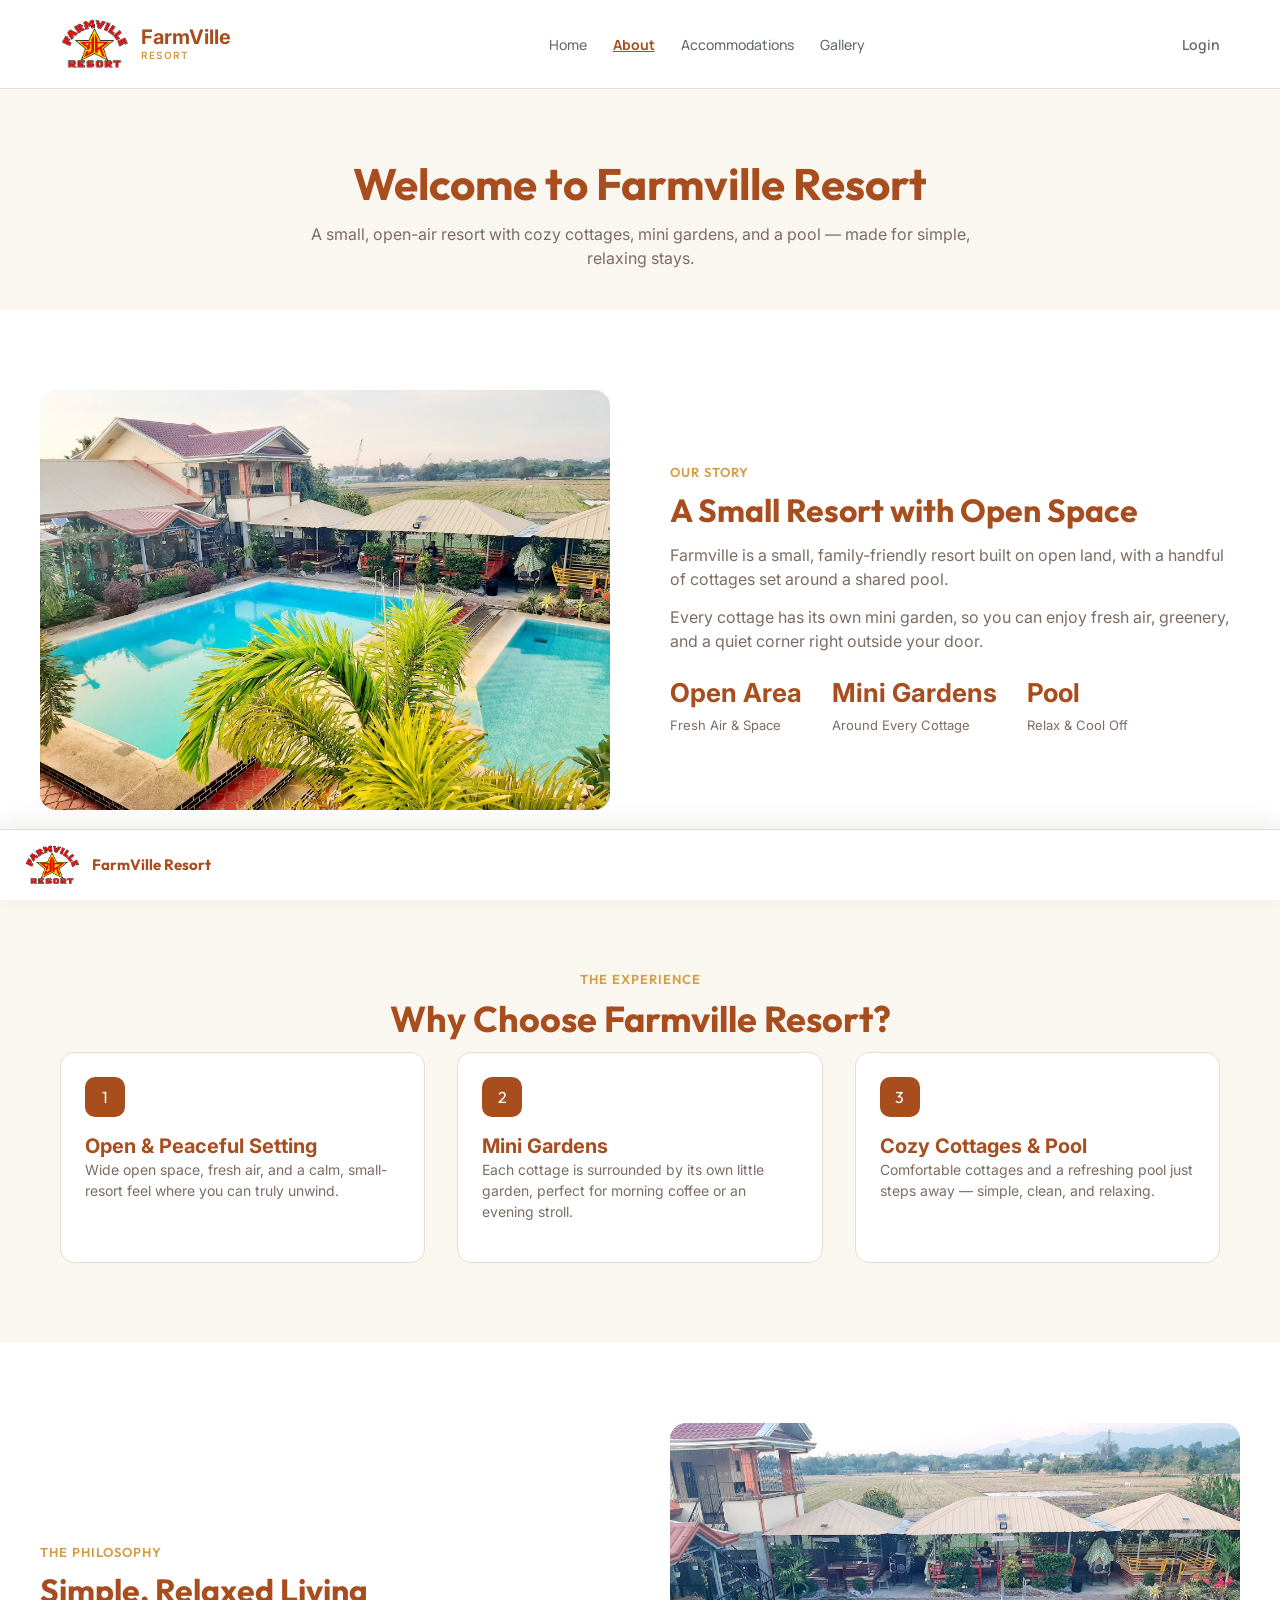
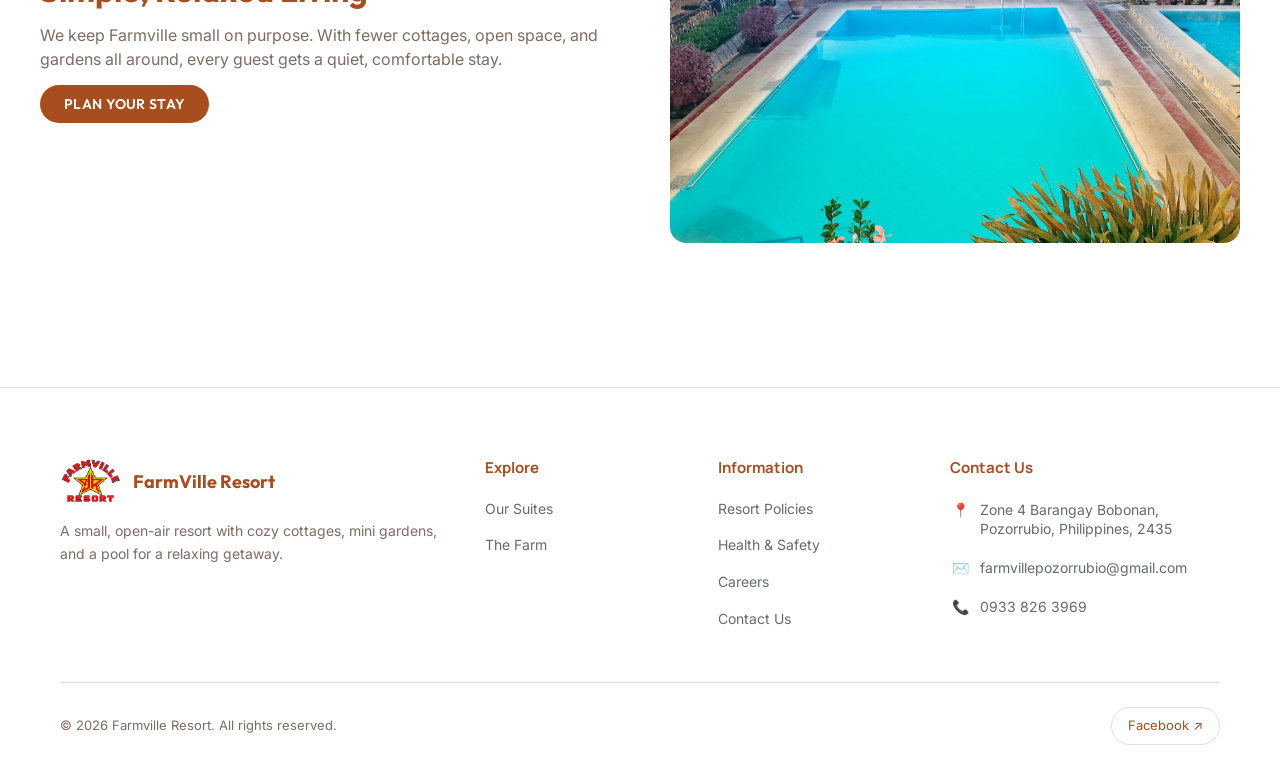
<file: about.html>
<!doctype html>
<html lang="en"><head><meta charset="UTF-8">
<meta name="viewport" content="width=device-width, initial-scale=1">
<title>About Us | Farmville Resort</title>
<link rel="stylesheet" href="css/style.css">
<link rel="stylesheet" href="css/bootstrap_reponsive.css">
</head><body>
<header class="site">
  <div class="header-inner">
  <a href="index.html" class="logo">
    <img src="images/farmville-logo.png" alt="FarmVille logo">
    <div><div class="word">FarmVille</div><div class="sub">Resort</div></div>
  </a>
  <nav class="links"><a href="index.html">Home</a>
<a href="about.html" class="active">About</a>
<a href="accommodations.html">Accommodations</a>
<a href="gallery.html">Gallery</a></nav>
  <div class="header-actions"><span class="auth-area" id="auth-area"></span></div>
  </div>
</header>
<main>

<section class="page-hero"><h1>Welcome to Farmville Resort</h1><p>A small, open-air resort with cozy cottages, mini gardens, and a pool — made for simple, relaxing stays.</p></section>
<section class="two-col wrap">
  <img src="images/78284342_107644917372926_5414262771502022656_n.jpg" alt="Farmville legacy">
  <div>
    <span class="eyebrow" style="text-align:left;">Our Story</span>
    <h2>A Small Resort with Open Space</h2>
    <p>Farmville is a small, family-friendly resort built on open land, with a handful of cottages set around a shared pool.</p>
    <p>Every cottage has its own mini garden, so you can enjoy fresh air, greenery, and a quiet corner right outside your door.</p>
    <div class="stats">
      <div class="stat"><b>Open Area</b><span>Fresh Air &amp; Space</span></div>
      <div class="stat"><b>Mini Gardens</b><span>Around Every Cottage</span></div>
      <div class="stat"><b>Pool</b><span>Relax &amp; Cool Off</span></div>
    </div>
  </div>
</section>
<section style="background:var(--cream);">
  <span class="eyebrow">The Experience</span>
  <h2>Why Choose Farmville Resort?</h2>
  <div class="wrap grid g3">
    <div class="card"><div class="body">
      <div class="icon" style="width:40px;height:40px;border-radius:10px;background:var(--navy);color:#fff;display:flex;align-items:center;justify-content:center;font-family:Outfit;margin-bottom:16px;">1</div>
      <h3>Open &amp; Peaceful Setting</h3><p>Wide open space, fresh air, and a calm, small-resort feel where you can truly unwind.</p>
    </div></div>
    <div class="card"><div class="body">
      <div class="icon" style="width:40px;height:40px;border-radius:10px;background:var(--navy);color:#fff;display:flex;align-items:center;justify-content:center;font-family:Outfit;margin-bottom:16px;">2</div>
      <h3>Mini Gardens</h3><p>Each cottage is surrounded by its own little garden, perfect for morning coffee or an evening stroll.</p>
    </div></div>
    <div class="card"><div class="body">
      <div class="icon" style="width:40px;height:40px;border-radius:10px;background:var(--navy);color:#fff;display:flex;align-items:center;justify-content:center;font-family:Outfit;margin-bottom:16px;">3</div>
      <h3>Cozy Cottages &amp; Pool</h3><p>Comfortable cottages and a refreshing pool just steps away — simple, clean, and relaxing.</p>
    </div></div>
  </div>
</section>
<section class="two-col wrap">
  <div>
    <span class="eyebrow" style="text-align:left;">The Philosophy</span>
    <h2>Simple, Relaxed Living</h2>
    <p>We keep Farmville small on purpose. With fewer cottages, open space, and gardens all around, every guest gets a quiet, comfortable stay.</p>
    <a href="booking.html" class="btn btn-primary">Plan Your Stay</a>
  </div>
  <img src="images/76610991_107644650706286_1708898836321140736_n.jpg" alt="Slow living at Farmville">
</section>

</main>
<footer class="site">
  <div class="footer-inner">
  <div class="foot-grid">
    <div>
      <a href="index.html" class="brand"><img src="images/farmville-logo.png" alt="FarmVille Logo"><span>FarmVille Resort</span></a>
      <p class="brand-blurb">A small, open-air resort with cozy cottages, mini gardens, and a pool for a relaxing getaway.</p>
    </div>
    <div><h5>Explore</h5><ul>
      <li><a href="accommodations.html">Our Suites</a></li>
      <li><a href="about.html">The Farm</a></li>
    </ul></div>
    <div><h5>Information</h5><ul>
      <li><a href="#" data-info="policies">Resort Policies</a></li>
      <li><a href="#" data-info="health">Health &amp; Safety</a></li>
      <li><a href="#" data-info="careers">Careers</a></li>
      <li><a href="#" data-info="contact">Contact Us</a></li>
    </ul></div>
    <div><h5>Contact Us</h5><ul class="contact-list">
      <li><a href="https://maps.app.goo.gl/q2qNRnV7sq5FpuiA9" target="_blank" rel="noopener" title="Open in Google Maps"><span class="ci">📍</span><span>Zone 4 Barangay Bobonan, Pozorrubio, Philippines, 2435</span></a></li>
      <li><a href="mailto:farmvillepozorrubio@gmail.com" title="Send us an email"><span class="ci">✉️</span><span>farmvillepozorrubio@gmail.com</span></a></li>
      <li><a href="tel:+15557643232" title="Call us"><span class="ci">📞</span><span>0933 826 3969</span></a></li>
    </ul></div>
  </div>
  <div class="foot-bottom">
    <span>&copy; 2026 Farmville Resort. All rights reserved.</span>
    <div class="socials">
      <a href="https://www.facebook.com/FarmVilleBobonan" target="_blank" rel="noopener" title="Follow us on Facebook">Facebook ↗</a>
    </div>
  </div>
  </div>
</footer>

<div class="info-modal hidden" id="info-modal" role="dialog" aria-modal="true" aria-labelledby="info-title">
  <div class="info-card">
    <button class="info-close" id="info-close" aria-label="Close">&times;</button>
    <h3 id="info-title"></h3>
    <div id="info-body"></div>
  </div>
</div>
<div class="mini-footer" id="mini-footer">
  <img src="images/farmville-logo.png" alt="FarmVille logo">
  <span>FarmVille Resort</span>
</div>
<script src="js/auth.js"></script>
<script src="js/site.js"></script>
</body></html>
</file>
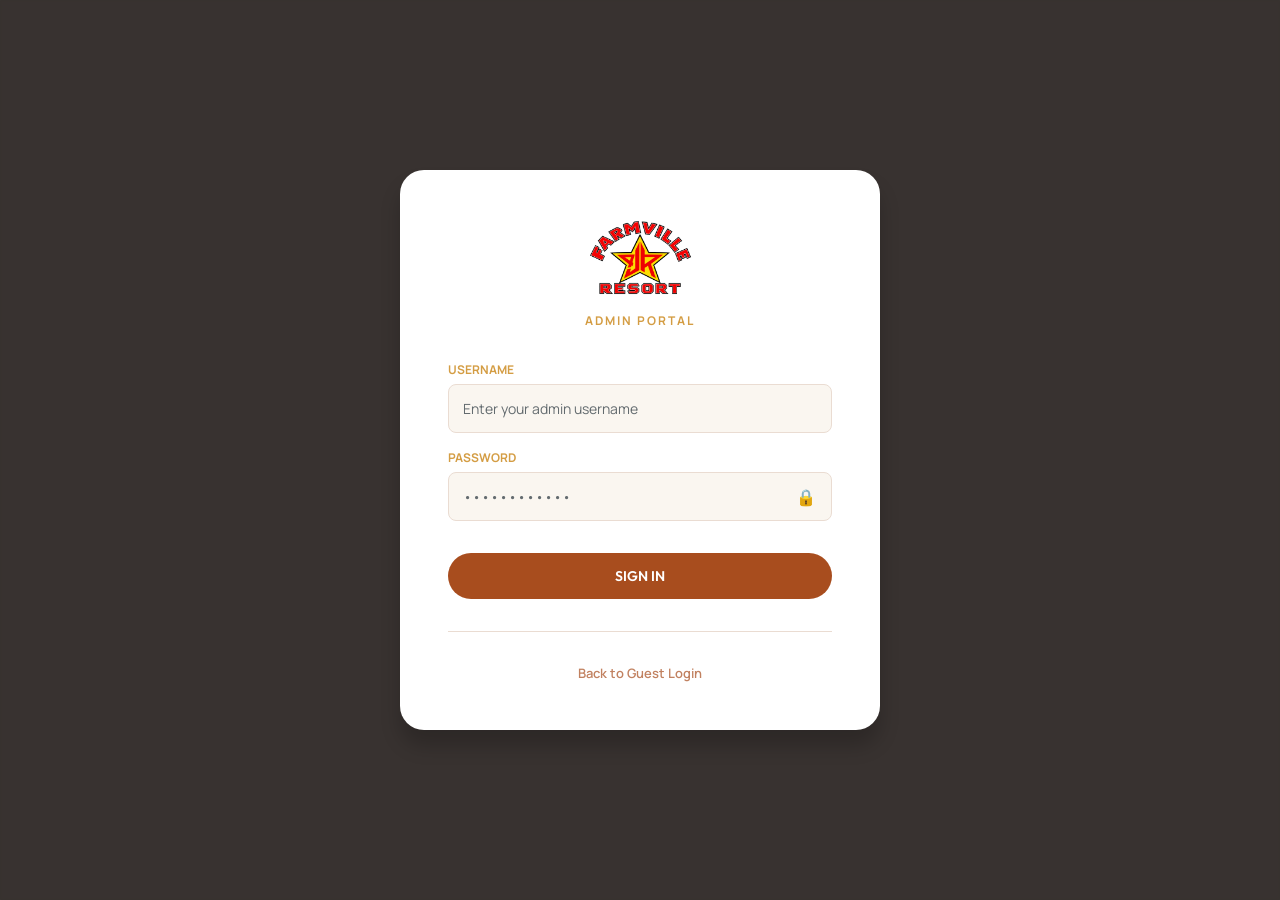
<file: admin-login.html>
<!doctype html>
<html lang="en"><head><meta charset="UTF-8">
<meta name="viewport" content="width=device-width, initial-scale=1">
<title>Admin Portal | Farmville Resort</title>
<link rel="stylesheet" href="css/auth.css">
<link rel="stylesheet" href="css/bootstrap_reponsive.css">
</head><body>
<div class="auth-bg"></div><div class="auth-overlay"></div>
<div class="auth-card">
  <form id="admin-form" novalidate>
    <img class="auth-logo" src="images/farmville-logo.png" alt="Farmville Resort" onerror="if(!this.dataset.t){this.dataset.t=1;this.src='https://www.figma.com/api/mcp/asset/ea27233b-f1a7-4e89-8957-a33591cc48cc/9fd63.png'}else{var d=document.createElement('div');d.className='logo-text';d.innerHTML='FARMVILLE<span>RESORT</span>';this.replaceWith(d)}">
    <div class="portal-tag">Admin Portal</div>
    <div class="fields">
      <div class="field" id="f-a-user"><label for="a-user">Username</label><input id="a-user" type="text" placeholder="Enter your admin username" autocomplete="username"><span class="err-msg"></span></div>
      <div class="field" id="f-a-pass">
        <label for="a-pass">Password</label>
        <div class="input-wrap">
          <input id="a-pass" type="password" placeholder="••••••••••••" autocomplete="current-password">
          <button type="button" class="pw-toggle" data-for="a-pass" aria-label="Show password" title="Show password">🔒</button>
        </div>
        <span class="err-msg"></span>
      </div>
    </div>
    <p class="form-msg" id="admin-msg"></p>
    <div class="actions">
      <button class="btn-main" type="submit">Sign In</button>
    </div>
    <hr>
    <a class="admin-link" href="login.html">Back to Guest Login</a>
  </form>
</div>
<script src="js/auth.js"></script>
</body></html>
</file>
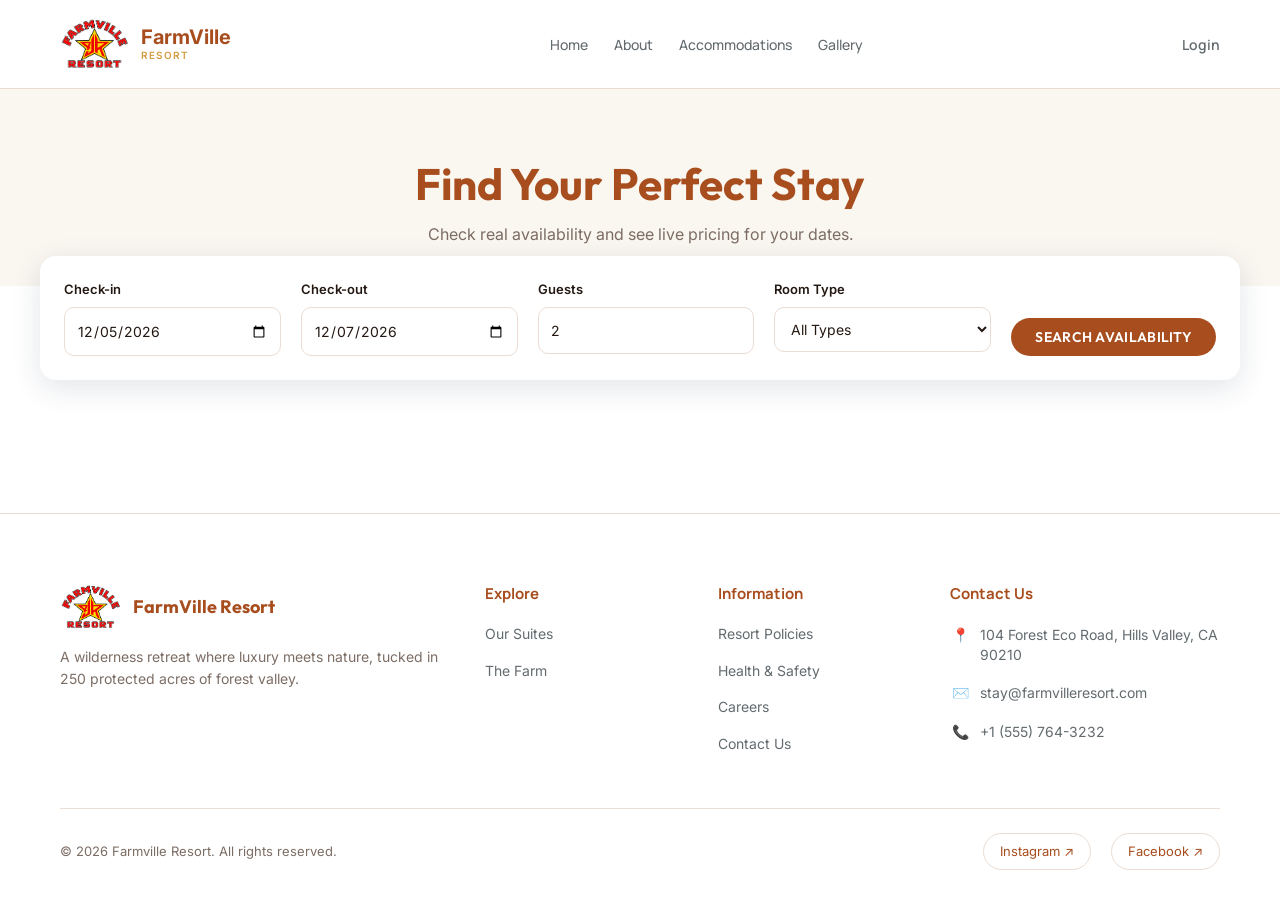
<file: booking.html>
<!doctype html>
<html lang="en"><head><meta charset="UTF-8">
<meta name="viewport" content="width=device-width, initial-scale=1">
<title>Book Your Stay | Farmville Resort</title>
<link rel="stylesheet" href="css/style.css">
<link rel="stylesheet" href="css/bootstrap_reponsive.css">
</head><body>
<header class="site">
  <div class="header-inner">
  <a href="index.html" class="logo">
    <img src="images/farmville-logo.png" alt="FarmVille logo">
    <div><div class="word">FarmVille</div><div class="sub">Resort</div></div>
  </a>
  <nav class="links"><a href="index.html">Home</a>
<a href="about.html">About</a>
<a href="accommodations.html">Accommodations</a>
<a href="gallery.html">Gallery</a></nav>
  <div class="header-actions"><span class="auth-area" id="auth-area"></span></div>
  </div>
</header>
<main>

<section class="page-hero"><h1>Find Your Perfect Stay</h1><p>Check real availability and see live pricing for your dates.</p></section>

<div class="wrap">
<div class="booking-bar" style="margin-top:-30px;">
  <div class="field"><label>Check-in</label><input type="date" id="checkin"></div>
  <div class="field"><label>Check-out</label><input type="date" id="checkout"></div>
  <div class="field"><label>Guests</label><input type="number" id="guests" min="1" max="10" value="2"></div>
  <div class="field"><label>Room Type</label>
    <select id="room-type">
      <option value="all">All Types</option>
      <option value="standard">Standard Room</option>
      <option value="deluxe">Deluxe Cabin</option>
      <option value="suite">Forest Suite</option>
      <option value="villa">Family Villa</option>
      <option value="cottage">Glass Cottage</option>
    </select>
  </div>
  <button class="btn btn-primary" onclick="runSearch()" style="align-self:flex-end;">Search Availability</button>
</div>
<p class="error-text" id="search-error"></p>
</div>

<!-- SEARCH RESULTS -->
<section id="results-section" class="wrap hidden">
  <h2 id="results-title" style="text-align:left;font-size:22px;margin-bottom:24px;">Available Lodgings</h2>
  <div class="result-list" id="result-list"></div>
</section>

<script src="js/booking.js"></script>

</main>
<footer class="site">
  <div class="footer-inner">
  <div class="foot-grid">
    <div>
      <a href="index.html" class="brand"><img src="images/farmville-logo.png" alt="FarmVille Logo"><span>FarmVille Resort</span></a>
      <p class="brand-blurb">A wilderness retreat where luxury meets nature, tucked in 250 protected acres of forest valley.</p>
    </div>
    <div><h5>Explore</h5><ul>
      <li><a href="accommodations.html">Our Suites</a></li>
      <li><a href="about.html">The Farm</a></li>
    </ul></div>
    <div><h5>Information</h5><ul>
      <li><a href="#" data-info="policies">Resort Policies</a></li>
      <li><a href="#" data-info="health">Health &amp; Safety</a></li>
      <li><a href="#" data-info="careers">Careers</a></li>
      <li><a href="#" data-info="contact">Contact Us</a></li>
    </ul></div>
    <div><h5>Contact Us</h5><ul class="contact-list">
      <li><a href="https://www.google.com/maps/search/?api=1&query=104+Forest+Eco+Road%2C+Hills+Valley%2C+CA+90210" target="_blank" rel="noopener" title="Open in Google Maps"><span class="ci">📍</span><span>104 Forest Eco Road, Hills Valley, CA 90210</span></a></li>
      <li><a href="mailto:stay@farmvilleresort.com" title="Send us an email"><span class="ci">✉️</span><span>stay@farmvilleresort.com</span></a></li>
      <li><a href="tel:+15557643232" title="Call us"><span class="ci">📞</span><span>+1 (555) 764-3232</span></a></li>
    </ul></div>
  </div>
  <div class="foot-bottom">
    <span>&copy; 2026 Farmville Resort. All rights reserved.</span>
    <div class="socials">
      <a href="https://instagram.com" target="_blank" rel="noopener" title="Follow us on Instagram">Instagram ↗</a>
      <a href="https://facebook.com" target="_blank" rel="noopener" title="Follow us on Facebook">Facebook ↗</a>
    </div>
  </div>
  </div>
</footer>

<div class="info-modal hidden" id="info-modal" role="dialog" aria-modal="true" aria-labelledby="info-title">
  <div class="info-card">
    <button class="info-close" id="info-close" aria-label="Close">&times;</button>
    <h3 id="info-title"></h3>
    <div id="info-body"></div>
  </div>
</div>
<div class="mini-footer" id="mini-footer">
  <img src="images/farmville-logo.png" alt="FarmVille logo">
  <span>FarmVille Resort</span>
</div>
<script src="js/auth.js"></script>
<script src="js/site.js"></script>
</body></html>
</file>
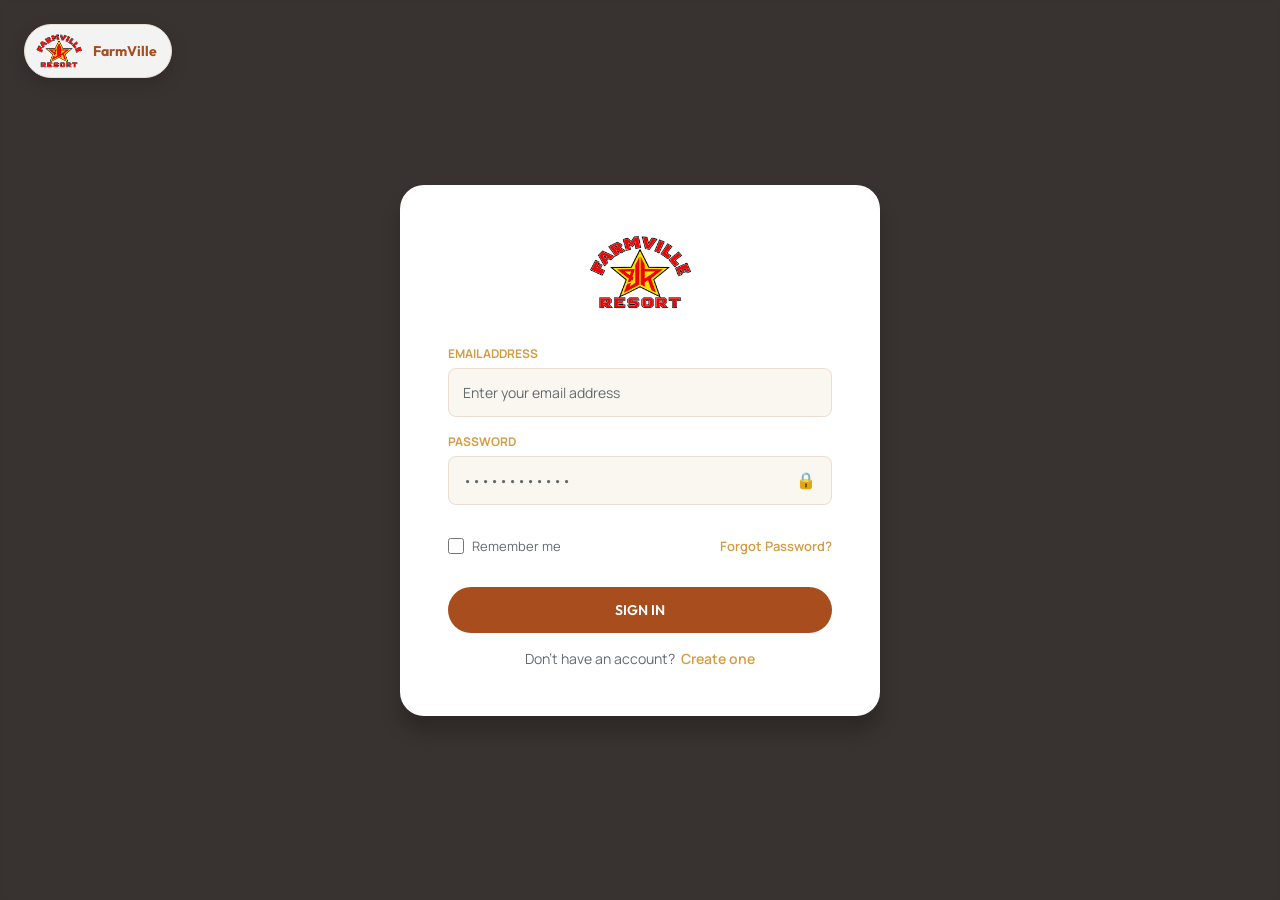
<file: login.html>
<!doctype html>
<html lang="en"><head><meta charset="UTF-8">
<meta name="viewport" content="width=device-width, initial-scale=1">
<title>Login | Farmville Resort</title>
<link rel="stylesheet" href="css/auth.css">
<link rel="stylesheet" href="css/bootstrap_reponsive.css">
</head><body>
<div class="auth-bg"></div><div class="auth-overlay"></div>
<a href="admin-login.html" class="corner-logo" title="Go to Admin Portal" aria-label="Go to Admin Portal">
  <img src="images/farmville-logo.png" alt="FarmVille Logo">
  <span>FarmVille</span>
</a>
<div class="auth-card">
  <form id="login-form" novalidate>
    <img class="auth-logo" src="images/farmville-logo.png" alt="Farmville Resort" onerror="if(!this.dataset.t){this.dataset.t=1;this.src='https://www.figma.com/api/mcp/asset/ea27233b-f1a7-4e89-8957-a33591cc48cc/9fd63.png'}else{var d=document.createElement('div');d.className='logo-text';d.innerHTML='FARMVILLE<span>RESORT</span>';this.replaceWith(d)}">
    <div class="fields">
      <div class="field" id="f-l-id"><label for="l-id">Email Address</label><input id="l-id" type="text" placeholder="Enter your email address" autocomplete="username"><span class="err-msg"></span></div>
      <div class="field" id="f-l-pw">
        <label for="l-pw">Password</label>
        <div class="input-wrap">
          <input id="l-pw" type="password" placeholder="••••••••••••" autocomplete="current-password">
          <button type="button" class="pw-toggle" data-for="l-pw" aria-label="Show password" title="Show password">🔒</button>
        </div>
        <span class="err-msg"></span>
      </div>
    </div>
    <div class="opts">
      <label class="check"><input type="checkbox" id="l-remember"> Remember me</label>
      <a href="#" id="forgot-link">Forgot Password?</a>
    </div>
    <p class="form-msg" id="login-msg"></p>
    <div class="actions">
      <button class="btn-main" type="submit">Sign In</button>
      <p class="alt">Don't have an account? <a href="register.html">Create one</a></p>
    </div>
  </form>
</div>
<script src="js/auth.js"></script>
</body></html>
</file>
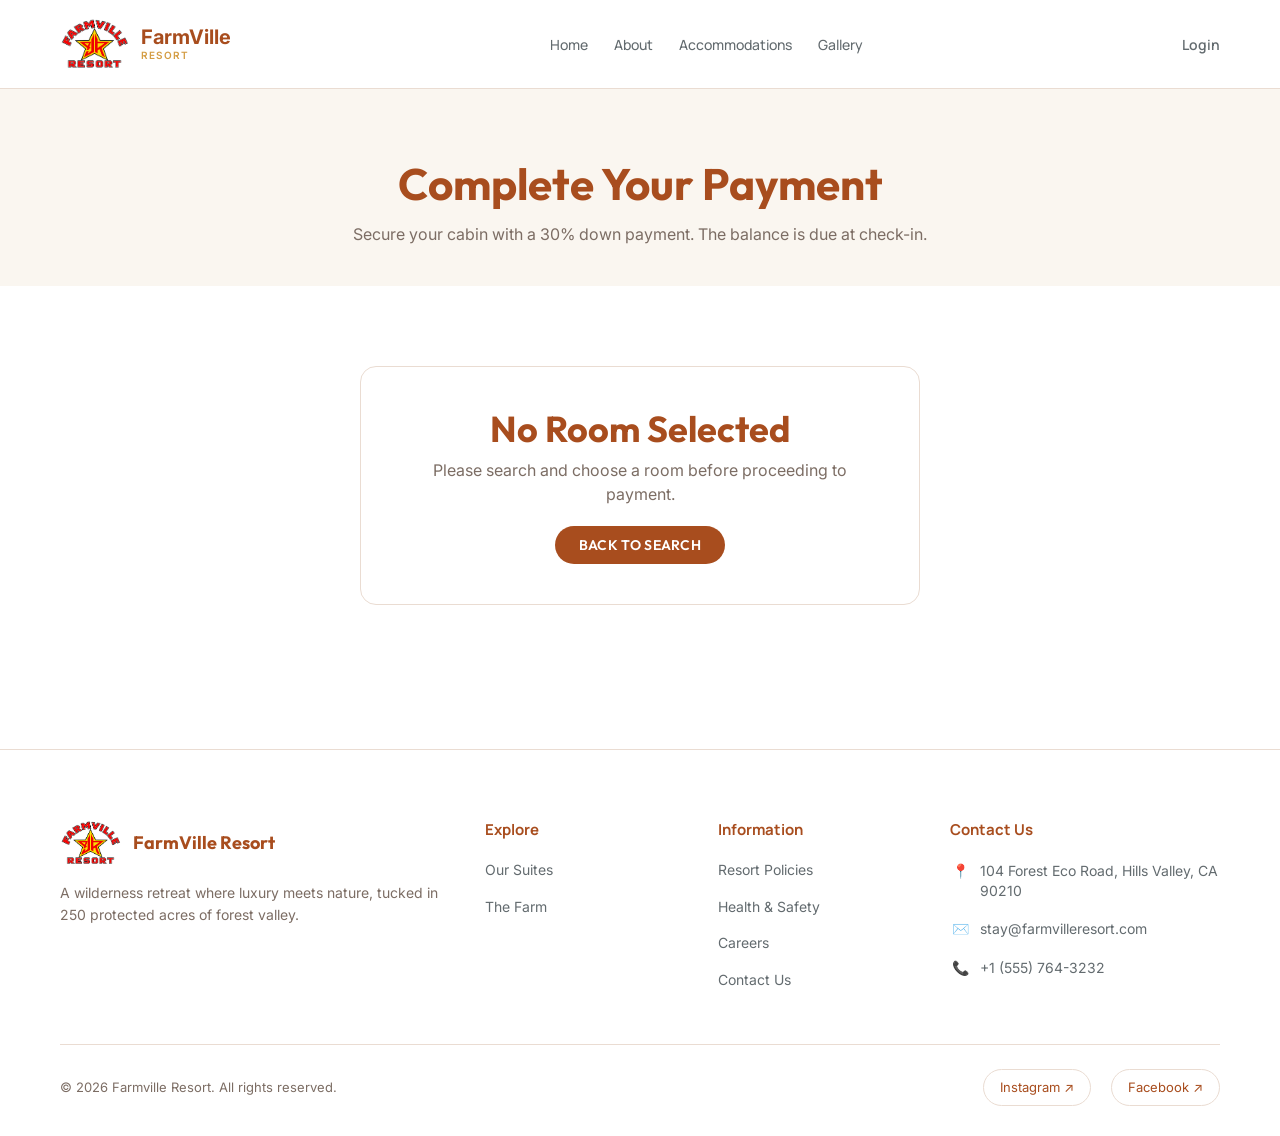
<file: payment.html>
<!doctype html>
<html lang="en"><head><meta charset="UTF-8">
<meta name="viewport" content="width=device-width, initial-scale=1">
<title>Payment | Farmville Resort</title>
<link rel="stylesheet" href="css/style.css">
<link rel="stylesheet" href="css/bootstrap_reponsive.css">
</head><body>
<header class="site">
  <div class="header-inner">
  <a href="index.html" class="logo">
    <img src="images/farmville-logo.png" alt="FarmVille logo">
    <div><div class="word">FarmVille</div><div class="sub">Resort</div></div>
  </a>
  <nav class="links"><a href="index.html">Home</a>
<a href="about.html">About</a>
<a href="accommodations.html">Accommodations</a>
<a href="gallery.html">Gallery</a></nav>
  <div class="header-actions"><span class="auth-area" id="auth-area"></span></div>
  </div>
</header>
<main>

<section class="page-hero"><h1>Complete Your Payment</h1><p>Secure your cabin with a 30% down payment. The balance is due at check-in.</p></section>

<section id="pay-section" class="wrap">
  <div class="pay-grid">
    <div>
      <form id="pay-form" class="pay-form" onsubmit="event.preventDefault(); confirmPayment();">

        <div class="pay-panel">
          <div class="pay-panel-head"><span class="step-badge">1</span><h4>Your Details</h4></div>
          <label>Full Name</label><input type="text" id="g-name" placeholder="Enter your full name">
          <div class="pay-row">
            <div><label>Email</label><input type="email" id="g-email" placeholder="Enter your email address"></div>
            <div><label>Phone</label><input type="text" id="g-phone" placeholder="Enter your phone number"></div>
          </div>
        </div>

        <div class="pay-panel">
          <div class="pay-panel-head"><span class="step-badge">2</span><h4>Payment Method</h4></div>
          <div class="pay-method-tabs">
            <button type="button" data-method="card" class="active" onclick="switchMethod('card')"><span class="pm-icon"><img src="images/payment-logos-transparent.png" alt="Card payments"></span><span>Card</span></button>
            <button type="button" data-method="gcash" onclick="switchMethod('gcash')"><span class="pm-icon"><img src="images/gcash-logo-png_seeklogo-498022.webp" alt="Online Payment"></span><span>Online Payment</span></button>
          </div>

          <div class="pay-fields" data-method="card">
            <label>Name on Card</label><input type="text" id="cc-name" placeholder="Enter the name on your card">
            <label>Card Number</label><input type="text" id="cc-number" placeholder="Enter your card number" oninput="formatCardNumber(event)">
            <div class="pay-row">
              <div><label>Expiry (MM/YY)</label><input type="text" id="cc-expiry" placeholder="Enter expiry date" oninput="formatExpiry(event)"></div>
              <div><label>CVV</label><input type="text" id="cc-cvv" placeholder="Enter CVV" oninput="formatCVV(event)"></div>
            </div>
          </div>
          <div class="pay-fields hidden" data-method="gcash">
            <label>GCash Mobile Number</label><input type="text" id="gcash-number" placeholder="Enter your GCash mobile number" oninput="formatMobile(event)">
            <p class="notice">You'll receive a GCash payment request for the down payment amount shown. Confirm it in your GCash app.</p>
          </div>
        </div>

        <p class="error-text" id="pay-error"></p>
        <button type="submit" class="btn btn-primary" style="width:100%;margin-top:8px;padding:16px;">🔒 Confirm Payment</button>
        <p class="secure-note">🔒 Your information is used only to confirm this booking.</p>
      </form>
    </div>

    <div class="summary-box">
      <h3>Booking Summary</h3>
      <div class="summary-line"><span>Room</span><span id="sum-room">—</span></div>
      <div class="summary-line"><span>Dates</span><span id="sum-dates">—</span></div>
      <div class="summary-line"><span>Guests</span><span id="sum-guests">—</span></div>
      <div class="summary-line"><span>Room subtotal</span><span id="sum-subtotal">—</span></div>
      <div class="summary-line"><span>Eco/resort fee (5%)</span><span id="sum-fee">—</span></div>
      <div class="summary-line total"><span>Total Stay Cost</span><span id="sum-total">—</span></div>
      <div class="summary-line down"><span>Down Payment Due Now (30%)</span><span id="sum-deposit">—</span></div>
      <div class="summary-line"><span>Balance Due at Check-in</span><span id="sum-balance">—</span></div>
    </div>
  </div>
</section>

<script src="js/payment.js"></script>

</main>
<footer class="site">
  <div class="footer-inner">
  <div class="foot-grid">
    <div>
      <a href="index.html" class="brand"><img src="images/farmville-logo.png" alt="FarmVille Logo"><span>FarmVille Resort</span></a>
      <p class="brand-blurb">A wilderness retreat where luxury meets nature, tucked in 250 protected acres of forest valley.</p>
    </div>
    <div><h5>Explore</h5><ul>
      <li><a href="accommodations.html">Our Suites</a></li>
      <li><a href="about.html">The Farm</a></li>
    </ul></div>
    <div><h5>Information</h5><ul>
      <li><a href="#" data-info="policies">Resort Policies</a></li>
      <li><a href="#" data-info="health">Health &amp; Safety</a></li>
      <li><a href="#" data-info="careers">Careers</a></li>
      <li><a href="#" data-info="contact">Contact Us</a></li>
    </ul></div>
    <div><h5>Contact Us</h5><ul class="contact-list">
      <li><a href="https://www.google.com/maps/search/?api=1&query=104+Forest+Eco+Road%2C+Hills+Valley%2C+CA+90210" target="_blank" rel="noopener" title="Open in Google Maps"><span class="ci">📍</span><span>104 Forest Eco Road, Hills Valley, CA 90210</span></a></li>
      <li><a href="mailto:stay@farmvilleresort.com" title="Send us an email"><span class="ci">✉️</span><span>stay@farmvilleresort.com</span></a></li>
      <li><a href="tel:+15557643232" title="Call us"><span class="ci">📞</span><span>+1 (555) 764-3232</span></a></li>
    </ul></div>
  </div>
  <div class="foot-bottom">
    <span>&copy; 2026 Farmville Resort. All rights reserved.</span>
    <div class="socials">
      <a href="https://instagram.com" target="_blank" rel="noopener" title="Follow us on Instagram">Instagram ↗</a>
      <a href="https://facebook.com" target="_blank" rel="noopener" title="Follow us on Facebook">Facebook ↗</a>
    </div>
  </div>
  </div>
</footer>

<div class="info-modal hidden" id="info-modal" role="dialog" aria-modal="true" aria-labelledby="info-title">
  <div class="info-card">
    <button class="info-close" id="info-close" aria-label="Close">&times;</button>
    <h3 id="info-title"></h3>
    <div id="info-body"></div>
  </div>
</div>
<div class="mini-footer" id="mini-footer">
  <img src="images/farmville-logo.png" alt="FarmVille logo">
  <span>FarmVille Resort</span>
</div>
<script src="js/auth.js"></script>
<script src="js/site.js"></script>
</body></html>
</file>
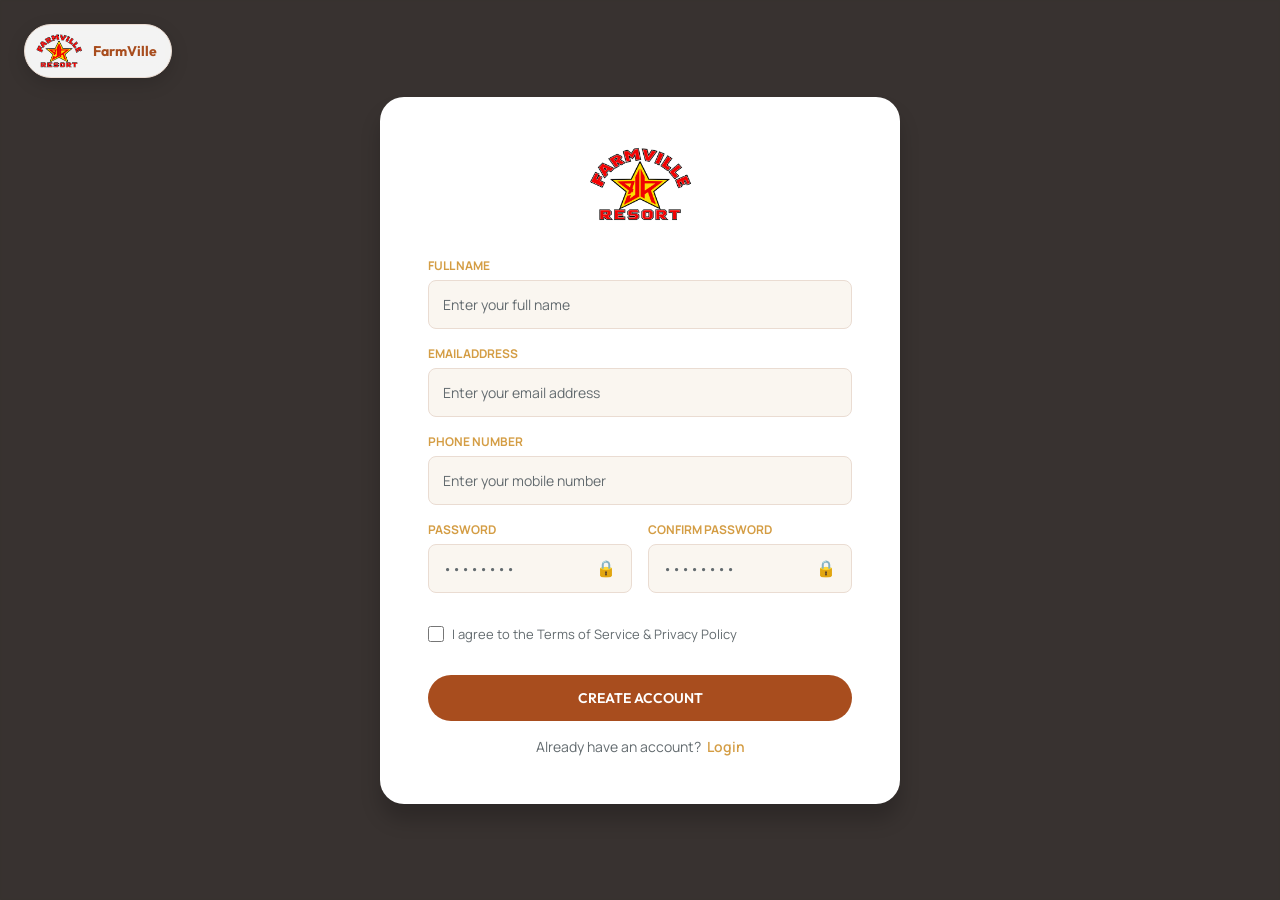
<file: register.html>
<!doctype html>
<html lang="en"><head><meta charset="UTF-8">
<meta name="viewport" content="width=device-width, initial-scale=1">
<title>Create Account | Farmville Resort</title>
<link rel="stylesheet" href="css/auth.css">
<link rel="stylesheet" href="css/bootstrap_reponsive.css">
</head><body>
<div class="auth-bg"></div><div class="auth-overlay"></div>
<a href="admin-login.html" class="corner-logo" title="Go to Admin Portal" aria-label="Go to Admin Portal">
  <img src="images/farmville-logo.png" alt="FarmVille Logo">
  <span>FarmVille</span>
</a>
<div class="auth-card wide">
  <form id="register-form" novalidate>
    <img class="auth-logo" src="images/farmville-logo.png" alt="Farmville Resort" onerror="if(!this.dataset.t){this.dataset.t=1;this.src='https://www.figma.com/api/mcp/asset/ea27233b-f1a7-4e89-8957-a33591cc48cc/9fd63.png'}else{var d=document.createElement('div');d.className='logo-text';d.innerHTML='FARMVILLE<span>RESORT</span>';this.replaceWith(d)}">
    <div class="fields">
      <div class="field" id="f-r-name"><label for="r-name">Full Name</label><input id="r-name" type="text" placeholder="Enter your full name" autocomplete="name"><span class="err-msg"></span></div>
      <div class="field" id="f-r-email"><label for="r-email">Email Address</label><input id="r-email" type="email" placeholder="Enter your email address" autocomplete="email"><span class="err-msg"></span></div>
      <div class="field" id="f-r-phone"><label for="r-phone">Phone Number</label><input id="r-phone" type="tel" placeholder="Enter your mobile number" autocomplete="tel"><span class="err-msg"></span></div>
      <div class="row2">
        <div class="field" id="f-r-pw">
          <label for="r-pw">Password</label>
          <div class="input-wrap">
            <input id="r-pw" type="password" placeholder="••••••••" autocomplete="new-password">
            <button type="button" class="pw-toggle" data-for="r-pw" aria-label="Show password" title="Show password">🔒</button>
          </div>
          <span class="err-msg"></span>
        </div>
        <div class="field" id="f-r-pw2">
          <label for="r-pw2">Confirm Password</label>
          <div class="input-wrap">
            <input id="r-pw2" type="password" placeholder="••••••••" autocomplete="new-password">
            <button type="button" class="pw-toggle" data-for="r-pw2" aria-label="Show password" title="Show password">🔒</button>
          </div>
          <span class="err-msg"></span>
        </div>
      </div>
    </div>
    <label class="check"><input type="checkbox" id="r-terms"> I agree to the Terms of Service &amp; Privacy Policy</label>
    <p class="form-msg" id="reg-msg"></p>
    <div class="actions">
      <button class="btn-main" type="submit">Create Account</button>
      <p class="alt">Already have an account? <a href="login.html">Login</a></p>
    </div>
  </form>
</div>
<script src="js/auth.js"></script>
</body></html>
</file>
<file: css/style.css>
@import url('https://fonts.googleapis.com/css2?family=Outfit:wght@400;600;700&family=Manrope:wght@400;500;600;700&family=Inter:wght@400;500&display=swap');

:root{
  --navy:#a84d1e; --gold:#d49d44; --slate:#636b6f; --border:#eadcd2;
  --cream:#faf6f0; --ink:#241812; --muted:#7c6d64;
}
html{height:100%;}
*{box-sizing:border-box; margin:0; padding:0;}
body{font-family:'Inter',sans-serif; color:var(--ink); background:#fff; line-height:1.5;
  min-height:100%; display:flex; flex-direction:column;}
header.site{flex-shrink:0;}
main{flex:1 0 auto; padding-bottom:64px;}
footer.site{flex-shrink:0;}
h1,h2,.eyebrow,button,.btn{font-family:'Outfit',sans-serif;}
a{text-decoration:none; color:inherit;}
img{max-width:100%; display:block;}
.wrap{max-width:1240px; margin:0 auto; padding-left:20px; padding-right:20px;}
.eyebrow{color:var(--gold); font-weight:600; font-size:13px; text-transform:uppercase; letter-spacing:1px; text-align:center; display:block; margin-bottom:8px;}
h2{font-size:36px; color:var(--navy); text-align:center; margin-bottom:12px;}
.lead{color:var(--muted); text-align:center; max-width:680px; margin:0 auto 50px; font-size:16px;}

/* header */
header.site{border-bottom:1px solid var(--border); background:#fff; position:relative; z-index:50;}
.header-inner{max-width:1240px; margin:0 auto; padding:18px 40px; display:flex; align-items:center; justify-content:space-between; gap:20px;}
.logo{display:flex; align-items:center; gap:12px; flex-shrink:0;}
.logo img{height:52px; width:auto; max-width:160px; object-fit:contain; border-radius:0; flex-shrink:0;}
.logo .word{font-weight:700; font-size:20px; color:var(--navy); line-height:1.1;}
.logo .sub{color:var(--gold); font-size:10px; font-weight:600; text-transform:uppercase; letter-spacing:1px;}
.header-actions{display:flex; align-items:center; gap:14px; flex-shrink:0;}
.auth-area{display:flex; align-items:center; gap:12px; font-family:'Manrope',sans-serif; font-size:14px; font-weight:600; color:var(--slate);}
.auth-area a{color:var(--slate); transition:color .2s ease;}
.auth-area a:hover{color:var(--navy); text-decoration:underline;}
.auth-area .hi{color:var(--navy); font-weight:700; white-space:nowrap; max-width:160px; overflow:hidden; text-overflow:ellipsis;}
nav.links{display:flex; align-items:center; gap:26px; font-family:'Manrope',sans-serif; font-weight:500; font-size:14px; color:var(--slate); transition:all .3s ease;}
nav.links a{padding:4px 0; transition:color .2s ease;}
nav.links a:hover{color:var(--navy);}
nav.links a.active{color:var(--navy); font-weight:700; text-decoration:underline;}
.btn{display:inline-flex; align-items:center; justify-content:center; padding:12px 24px; border-radius:30px; font-weight:600; font-size:14px; text-transform:uppercase; letter-spacing:.3px; border:none; cursor:pointer; line-height:1; white-space:nowrap; transition:background .2s, transform .2s;}
.btn:hover{transform:translateY(-1px);}
.btn-primary{background:var(--navy); color:#fff;}
.btn-outline{background:#fff; color:var(--navy); border:1px solid var(--border);}

/* hero */
.hero{position:relative; padding:110px 40px; text-align:center; color:#fff; background-size:cover; background-position:center;}
.hero::before{content:'';position:absolute; inset:0; background:rgba(36,24,18,.62);}
.hero>*{position:relative; z-index:1;}
.hero h1{font-size:52px; margin-bottom:16px;}
.hero p{font-size:18px; max-width:640px; margin:0 auto 28px; color:#faf8f2;}
.hero-actions{display:flex; gap:16px; justify-content:center; flex-wrap:wrap;}
.page-hero{padding:70px 40px 40px; text-align:center; background:var(--cream);}
.page-hero h1{font-size:44px; color:var(--navy); margin-bottom:12px;}
.page-hero p{color:var(--muted); max-width:680px; margin:0 auto; font-size:16px;}

/* booking bar */
.booking-bar{background:#fff; box-shadow:0 8px 30px rgba(13,43,69,.12); border-radius:16px; margin:-56px auto 0; max-width:1240px; padding:24px; display:flex; gap:20px; flex-wrap:wrap; position:relative; z-index:2;}
.field{flex:1; min-width:180px;}
.field label{display:block; font-size:13px; font-weight:600; margin-bottom:8px;}
.field .box{display:flex; align-items:center; gap:10px; border:1px solid var(--border); border-radius:10px; padding:12px; font-size:14px; color:var(--slate);}
.booking-bar .btn{align-self:flex-end;}

section{padding:80px 40px;}
section.wrap{padding-top:80px; padding-bottom:80px;} /* .wrap's own padding shorthand would otherwise zero this out */
.grid{display:grid; gap:32px;}
.g3{grid-template-columns:repeat(3,1fr);}
.g4{grid-template-columns:repeat(4,1fr);}
.g2{grid-template-columns:repeat(2,1fr);}

/* cards */
.card{border:1px solid var(--border); border-radius:14px; overflow:hidden; background:#fff;}
.card img{width:100%; height:230px; object-fit:cover;}
.card .body{padding:24px;}
.card .row{display:flex; justify-content:space-between; align-items:baseline; margin-bottom:10px;}
.card h3{font-size:20px; color:var(--navy);}
.card .price{color:var(--gold); font-weight:700;}
.card p{color:var(--muted); font-size:14px; margin-bottom:16px;}
.meta{display:flex; gap:16px; font-size:13px; color:var(--slate); border-top:1px solid var(--border); padding-top:16px; align-items:center; justify-content:space-between;}

.amenity{display:flex; gap:16px; align-items:flex-start; padding:24px 0;}
.amenity .icon{width:44px; height:44px; border-radius:12px; background:var(--cream); display:flex; align-items:center; justify-content:center; font-size:20px; flex-shrink:0;}
.amenity h4{color:var(--navy); margin-bottom:6px; font-size:16px;}
.amenity p{color:var(--muted); font-size:14px;}
.amenity-photo{border-radius:14px; overflow:hidden; margin-bottom:16px;}
.amenity-photo img{height:170px; object-fit:cover;}

.two-col{display:grid; grid-template-columns:1fr 1fr; gap:60px; align-items:center;}
.two-col img{border-radius:16px; width:100%; height:420px; object-fit:cover;}
.two-col .kicker{color:var(--gold); font-weight:600; font-size:13px; text-transform:uppercase; margin-bottom:8px;}
.two-col h2{text-align:left; font-size:32px;}
.two-col p{color:var(--muted); margin:14px 0;}
.stat b{display:block; font-size:26px; color:var(--navy);}
.stat span{font-size:13px; color:var(--muted);}
.stats{display:flex; gap:30px; margin-top:20px;}

.cta-banner{background:var(--navy); color:#fff; text-align:center;}
.cta-banner h2{color:#fff;}
.cta-banner p{color:#cdd9e2; max-width:600px; margin:0 auto 26px;}

/* filter tabs */
.tabs{display:flex; gap:10px; justify-content:center; flex-wrap:wrap; margin-bottom:40px;}
.tabs button{padding:10px 20px; border-radius:20px; border:1px solid var(--border); background:#fff; font-family:'Manrope',sans-serif; font-size:14px; cursor:pointer;}
.tabs button.active{background:var(--navy); color:#fff; border-color:var(--navy);}
.masonry{columns:3; column-gap:20px;}
.masonry img{width:100%; border-radius:12px; margin-bottom:20px; break-inside:avoid;}

.package{border:1px solid var(--border); border-radius:16px; overflow:hidden;}
.package img{height:190px; width:100%; object-fit:cover;}
.package .body{padding:24px;}
.package ul{list-style:none; margin:18px 0; border-top:1px solid var(--border); padding-top:18px;}
.package li{color:var(--muted); font-size:14px; margin-bottom:10px; padding-left:22px; position:relative;}
.package li::before{content:'✓'; position:absolute; left:0; color:var(--gold); font-weight:700;}
.package .price-row{display:flex; justify-content:space-between; align-items:center; border-top:1px solid var(--border); padding-top:18px; margin-top:10px;}
.package .price-row b{font-size:24px; color:var(--navy);}
.package .buy{display:flex; gap:10px; margin-top:14px;}
.package .buy .btn{flex:1; padding:12px;}

/* footer */
footer.site{background:#fff; color:var(--slate); border-top:1px solid var(--border); padding:70px 0 30px;}
.footer-inner{max-width:1240px; margin:0 auto; padding:0 40px;}
.foot-grid{display:grid; grid-template-columns:2fr 1fr 1fr 1.4fr; gap:40px; padding-bottom:40px; border-bottom:1px solid var(--border); align-items:start;}
footer.site h5{color:var(--navy); margin-bottom:18px; font-size:15px; font-weight:700; line-height:1.3; font-family:'Manrope',sans-serif;}
footer.site .brand{display:flex; align-items:center; gap:12px; color:var(--navy); font-weight:700; font-size:18px; line-height:1.3; margin-bottom:16px; font-family:'Outfit',sans-serif;}
footer.site .brand img{height:46px; width:auto; max-width:160px; object-fit:contain; border-radius:0; flex-shrink:0;}
footer.site .brand-blurb{margin-top:0; color:var(--muted); font-size:14px; line-height:1.6;}
footer.site ul{list-style:none;}
footer.site li{margin-bottom:10px; font-size:14px; line-height:1.4;}
footer.site ul a, .foot-bottom .socials a{color:inherit; transition:color .15s ease;}
footer.site ul a:hover, .foot-bottom .socials a:hover, footer.site .brand:hover{color:var(--navy);}
footer.site p{line-height:1.4;}
.foot-bottom{display:flex; align-items:center; justify-content:space-between; padding-top:24px; font-size:13px; color:var(--muted); flex-wrap:wrap; gap:10px;}
.foot-bottom .socials{display:flex; gap:20px; flex-wrap:wrap;}

/* footer links */
footer.site a{color:inherit; cursor:pointer; transition:color .2s ease, background .2s ease, border-color .2s ease, transform .2s ease;}
footer.site li a{display:inline-block; padding:3px 0; border-bottom:1px solid transparent;}
footer.site li a:hover{color:var(--navy); border-bottom-color:var(--navy);}
footer.site .brand:hover{color:var(--navy);}
footer.site .contact-list li a{display:flex; align-items:flex-start; gap:10px; padding:4px 0;}
footer.site .contact-list .ci{flex-shrink:0; width:20px; text-align:center;}
footer.site .socials a{padding:8px 16px; border:1px solid var(--border); border-radius:20px; font-size:13px; color:var(--navy);}
footer.site .socials a:hover{background:var(--navy); border-color:var(--navy); color:#fff; transform:translateY(-2px);}
footer.site a:focus-visible{outline:2px solid var(--navy); outline-offset:3px; border-radius:4px;}

/* footer info popup */
.info-modal{position:fixed; inset:0; z-index:100; background:rgba(13,43,69,.6); display:flex; align-items:center; justify-content:center; padding:20px;}
.info-card{position:relative; background:#fff; color:var(--ink); border-radius:16px; max-width:480px; width:100%; max-height:85vh; overflow-y:auto; padding:32px 30px 28px; box-shadow:0 24px 60px rgba(0,0,0,.35); animation:fadeIn .25s ease;}
.info-card h3{font-family:'Outfit',sans-serif; color:var(--navy); font-size:22px; margin-bottom:14px; padding-right:30px;}
.info-card p{color:var(--muted); font-size:14px; margin-bottom:12px;}
.info-card ul{list-style:none;}
.info-card li{font-size:14px; color:var(--slate); padding:9px 0; border-bottom:1px solid var(--border); line-height:1.5;}
.info-card li:last-child{border-bottom:none;}
.info-card b{color:var(--navy);}
.info-card a{color:var(--navy); text-decoration:underline;}
.info-close{position:absolute; top:12px; right:14px; width:34px; height:34px; border-radius:50%; border:none; background:var(--cream); color:var(--navy); font-size:22px; line-height:1; cursor:pointer;}
.info-close:hover{background:var(--border);}

/* mini floating footer bar */
.mini-footer{
  position:fixed; left:0; right:0; bottom:0; z-index:60;
  display:flex; align-items:center; gap:12px;
  background:#fff; color:var(--navy); padding:14px 24px;
  border-top:1px solid var(--border);
  box-shadow:0 -6px 24px rgba(36,24,18,.08);
  transform:translateY(0); opacity:1;
  transition:transform .45s ease, opacity .35s ease;
}
.mini-footer img{height:42px; width:auto; max-width:140px; border-radius:0; object-fit:contain; flex-shrink:0;}
.mini-footer span{font-family:'Outfit',sans-serif; font-weight:700; font-size:15px; color:var(--navy);}
.mini-footer.hide{transform:translateY(120%); opacity:0; pointer-events:none;}

/* booking flow */
.field input, .field select{width:100%; border:1px solid var(--border); border-radius:10px; padding:12px; font-family:'Inter',sans-serif; font-size:14px; color:var(--ink); background:#fff;}
.hidden{display:none !important;}
.result-list{display:flex; flex-direction:column; gap:20px;}
.result-card{border:1px solid var(--border); border-radius:14px; display:flex; gap:20px; padding:16px; align-items:center; flex-wrap:wrap;}
.result-card img{width:180px; height:130px; object-fit:cover; border-radius:10px; flex-shrink:0;}
.result-card .info{flex:1; min-width:200px;}
.result-card .info h3{color:var(--navy); font-size:18px; margin-bottom:6px;}
.result-card .info span{color:var(--muted); font-size:13px;}
.result-card .price-col{text-align:right;}
.result-card .price-col .amt{font-size:22px; color:var(--gold); font-weight:700; display:block;}
.result-card .price-col .sub{font-size:12px; color:var(--muted);}

.pay-grid{display:grid; grid-template-columns:1.3fr 1fr; gap:40px; align-items:start;}
.summary-box{border:1px solid var(--border); border-top:3px solid var(--gold); border-radius:16px; padding:26px; background:var(--cream); position:sticky; top:20px; box-shadow:0 10px 30px rgba(13,43,69,.06);}
.summary-box h3{color:var(--navy); margin-bottom:16px;}
.summary-line{display:flex; justify-content:space-between; font-size:14px; color:var(--slate); margin-bottom:10px;}
.summary-line.total{border-top:1px solid var(--border); margin-top:12px; padding-top:12px; font-weight:700; color:var(--navy); font-size:16px;}
.summary-line.down{color:var(--gold); font-weight:700;}
.pay-panel{border:1px solid var(--border); border-radius:16px; padding:24px; margin-bottom:20px; background:#fff; transition:border-color .2s ease, box-shadow .2s ease;}
.pay-panel:focus-within{border-color:var(--gold); box-shadow:0 0 0 3px rgba(201,160,80,.12);}
.pay-panel-head{display:flex; align-items:center; gap:12px; margin-bottom:18px;}
.pay-panel-head h4{color:var(--navy); font-size:16px; font-family:'Outfit',sans-serif;}
.step-badge{width:26px; height:26px; border-radius:50%; background:var(--navy); color:#fff; font-family:'Outfit',sans-serif; font-weight:700; font-size:13px; display:flex; align-items:center; justify-content:center; flex-shrink:0;}
.pay-method-tabs{display:flex; gap:10px; margin-bottom:20px;}
.pay-method-tabs button{flex:1; display:flex; flex-direction:column; align-items:center; justify-content:center; gap:8px; padding:14px 10px; border-radius:12px; border:1px solid var(--border); background:#fff; font-family:'Manrope',sans-serif; font-weight:600; font-size:13px; cursor:pointer; transition:all .2s ease; min-height:80px;}
.pay-method-tabs button .pm-icon{display:flex; align-items:center; justify-content:center; height:32px; width:100%;}
.pay-method-tabs button .pm-icon img{height:28px; width:auto; max-width:110px; object-fit:contain; display:block; margin:0 auto;}
.pay-method-tabs button[data-method="gcash"] .pm-icon img{height:32px; max-height:32px; transform:scale(1.25); transform-origin:center;}
.pay-method-tabs button:hover{border-color:var(--gold);}
.pay-method-tabs button.active{background:var(--navy); color:#fff; border-color:var(--navy); box-shadow:0 4px 14px rgba(13,43,69,.25);}
.pay-fields{animation:fadeIn .25s ease;}
@keyframes fadeIn{from{opacity:0; transform:translateY(4px);} to{opacity:1; transform:translateY(0);}}
@keyframes fadeInPop{from{opacity:0; transform:translateY(-6px) scale(0.98);} to{opacity:1; transform:translateY(0) scale(1);}}
.pay-form label{display:block; font-size:13px; font-weight:600; margin:14px 0 6px;}
.pay-form input:focus, .pay-form select:focus{outline:none; border-color:var(--gold); box-shadow:0 0 0 3px rgba(201,160,80,.12);}
.pay-row{display:grid; grid-template-columns:1fr 1fr; gap:16px;}
.secure-note{text-align:center; color:var(--muted); font-size:12px; margin-top:12px;}
.error-text{color:#c0392b; font-size:13px; margin-top:6px; display:none;}
.error-text.show{display:block;}
.confirm-box{border:1px solid var(--border); border-radius:16px; padding:40px; text-align:center; max-width:560px; margin:0 auto;}
.confirm-box .check{width:60px; height:60px; border-radius:50%; background:#e8f6ee; color:#1a8f4c; display:flex; align-items:center; justify-content:center; font-size:30px; margin:0 auto 20px;}
.confirm-box h2{margin-bottom:8px;}
.confirm-box .ref{font-family:'Outfit',sans-serif; font-weight:700; color:var(--gold); font-size:18px; margin:10px 0 24px;}
.notice{background:#fff8ea; border:1px solid #f0dca3; color:#8a6a1c; font-size:13px; padding:12px 16px; border-radius:10px; margin-top:16px;}

@media print{
  @page{ margin:10mm; size:auto; }
  header.site, footer.site, .page-hero, #results-section, #pay-section,
  .booking-bar, #search-error, .btn, .mini-footer, .receipt-actions, .info-modal{ display:none !important; }
  html, body{ height:auto !important; }
  main{ padding-bottom:0 !important; }
  #receipt-section{ display:block !important; padding:0 !important; margin:0 !important; max-width:100% !important; }
  #receipt-section .confirm-box{ border:none; padding:0; max-width:100%; page-break-inside:avoid; }
  #receipt-section .check{ width:34px; height:34px; font-size:18px; margin:0 auto 8px; }
  #receipt-section h2{ font-size:18px; margin-bottom:4px; }
  #receipt-section > .confirm-box > p{ font-size:11px; margin-bottom:4px; }
  #receipt-section .ref{ font-size:13px; margin:4px 0 10px; }
  #receipt-section h4{ margin:10px 0 5px !important; font-size:11px !important; }
  #receipt-section .summary-line{ font-size:11px; margin-bottom:4px; line-height:1.3; }
  #receipt-section .summary-line.total{ padding-top:5px; margin-top:5px; }
}
</file>
<file: css/auth.css>
@import url('https://fonts.googleapis.com/css2?family=Outfit:wght@400;600;700&family=Manrope:wght@400;500;600;700&display=swap');

:root{ --navy:#a84d1e; --gold:#d49d44; --slate:#636b6f; --border:#eadcd2; --cream:#faf6f0; --red:#d32f2f; }
*{box-sizing:border-box; margin:0; padding:0;}
body{font-family:'Manrope',sans-serif; color:#241812; min-height:100vh; display:flex; align-items:center; justify-content:center; padding:40px 20px; background:#636b6f;}

/* blurry photo background + overlay */
.auth-bg{position:fixed; inset:-30px; z-index:-2; background:#636b6f url('https://picsum.photos/seed/farmville-auth/1800/1100') center/cover no-repeat; filter:blur(14px);}
.auth-overlay{position:fixed; inset:0; z-index:-1; background:rgba(36,24,18,.68);}

/* top-left clickable logo pointing to admin portal */
.corner-logo{
  position:fixed;
  top:24px;
  left:24px;
  z-index:50;
  display:inline-flex;
  align-items:center;
  gap:10px;
  text-decoration:none;
  padding:8px 14px 8px 10px;
  background:rgba(255,255,255,.94);
  backdrop-filter:blur(8px);
  border:1px solid var(--border);
  border-radius:30px;
  box-shadow:0 6px 18px rgba(0,0,0,.15);
  transition:transform .2s ease, box-shadow .2s ease, background .2s ease;
}
.corner-logo:hover{
  transform:translateY(-2px);
  box-shadow:0 10px 24px rgba(0,0,0,.22);
  background:#fff;
}
.corner-logo img{
  height:36px;
  width:auto;
  max-width:110px;
  object-fit:contain;
  display:block;
}
.corner-logo span{
  font-family:'Outfit',sans-serif;
  font-size:14px;
  font-weight:700;
  color:var(--navy);
  line-height:1;
}

.auth-card{width:100%; max-width:480px; background:#fff; border-radius:24px; padding:48px; box-shadow:0 16px 20px rgba(0,0,0,.2);}
.auth-card.wide{max-width:520px;}
.auth-card form{display:flex; flex-direction:column; gap:32px; align-items:stretch;}
.auth-logo{width:auto; max-width:260px; height:80px; object-fit:contain; border-radius:0; margin:0 auto; display:block;}
.logo-text{height:94px; display:flex; flex-direction:column; align-items:center; justify-content:center; font-family:'Outfit',sans-serif; font-weight:700; font-size:28px; letter-spacing:3px; color:var(--navy); line-height:1.1;}
.logo-text span{color:var(--gold); font-size:14px; letter-spacing:7px;}
.portal-tag{text-align:center; color:var(--gold); font-weight:700; font-size:12px; letter-spacing:2px; text-transform:uppercase; margin-top:-18px;}

.fields{display:flex; flex-direction:column; gap:16px;}
.field{display:flex; flex-direction:column; gap:6px; min-width:0;}
.field label{color:var(--gold); font-weight:700; font-size:12px; text-transform:uppercase;}
.input-wrap{position:relative; display:flex; align-items:center; width:100%;}
.field input{width:100%; background:var(--cream); border:1px solid var(--border); border-radius:8px; padding:14px; font-family:'Manrope',sans-serif; font-size:14px; color:var(--navy); transition:border-color .2s, box-shadow .2s;}
.input-wrap input{padding-right:44px;}
.pw-toggle{position:absolute; right:12px; background:none; border:none; color:var(--slate); cursor:pointer; font-size:16px; display:inline-flex; align-items:center; justify-content:center; padding:4px; border-radius:4px; line-height:1; user-select:none; transition:color .2s;}
.pw-toggle:hover{color:var(--navy);}
.field input::placeholder{color:var(--slate);}
.field input:focus{outline:none; border-color:var(--gold); box-shadow:0 0 0 3px rgba(201,160,80,.15);}
.field.error input{background:#ffebee; border-color:var(--red);}
.err-msg{display:none; color:var(--red); font-size:11px;}
.field.error .err-msg{display:block;}
.row2{display:flex; gap:16px;}
.row2 .field{flex:1;}

.opts{display:flex; align-items:center; justify-content:space-between; gap:12px; font-size:13px;}
.check{display:flex; align-items:center; gap:8px; color:var(--slate); cursor:pointer; font-size:13px;}
.check input{width:16px; height:16px; accent-color:var(--navy); cursor:pointer;}
.opts a{color:var(--gold); font-weight:600; text-decoration:none;}
.opts a:hover, .alt a:hover{text-decoration:underline;}

.actions{display:flex; flex-direction:column; align-items:center; gap:16px;}
.btn-main{width:100%; background:var(--navy); color:#fff; border:none; border-radius:30px; padding:14px 28px; font-family:'Outfit',sans-serif; font-weight:600; font-size:14px; text-transform:uppercase; cursor:pointer; transition:background .2s, transform .2s;}
.btn-main:hover{background:#163c5e; transform:translateY(-1px);}
.alt{display:flex; gap:6px; font-size:14px; color:var(--slate);}
.alt a{color:var(--gold); font-weight:600; text-decoration:none;}

.auth-card hr{border:none; border-top:1px solid var(--border);}
.admin-link{text-align:center; color:var(--navy); opacity:.7; font-weight:600; font-size:13px; text-decoration:none;}
.admin-link:hover{opacity:1; text-decoration:underline;}

.form-msg{display:none; font-size:13px; padding:10px 14px; border-radius:8px;}
.form-msg.show{display:block;}
.form-msg.error{background:#ffebee; color:var(--red); border:1px solid var(--red);}
.form-msg.info{background:#fff8ea; color:#8a6a1c; border:1px solid #f0dca3;}
.form-msg.success{background:#e8f6ee; color:#1a8f4c; border:1px solid #a8dcbd;}
</file>
